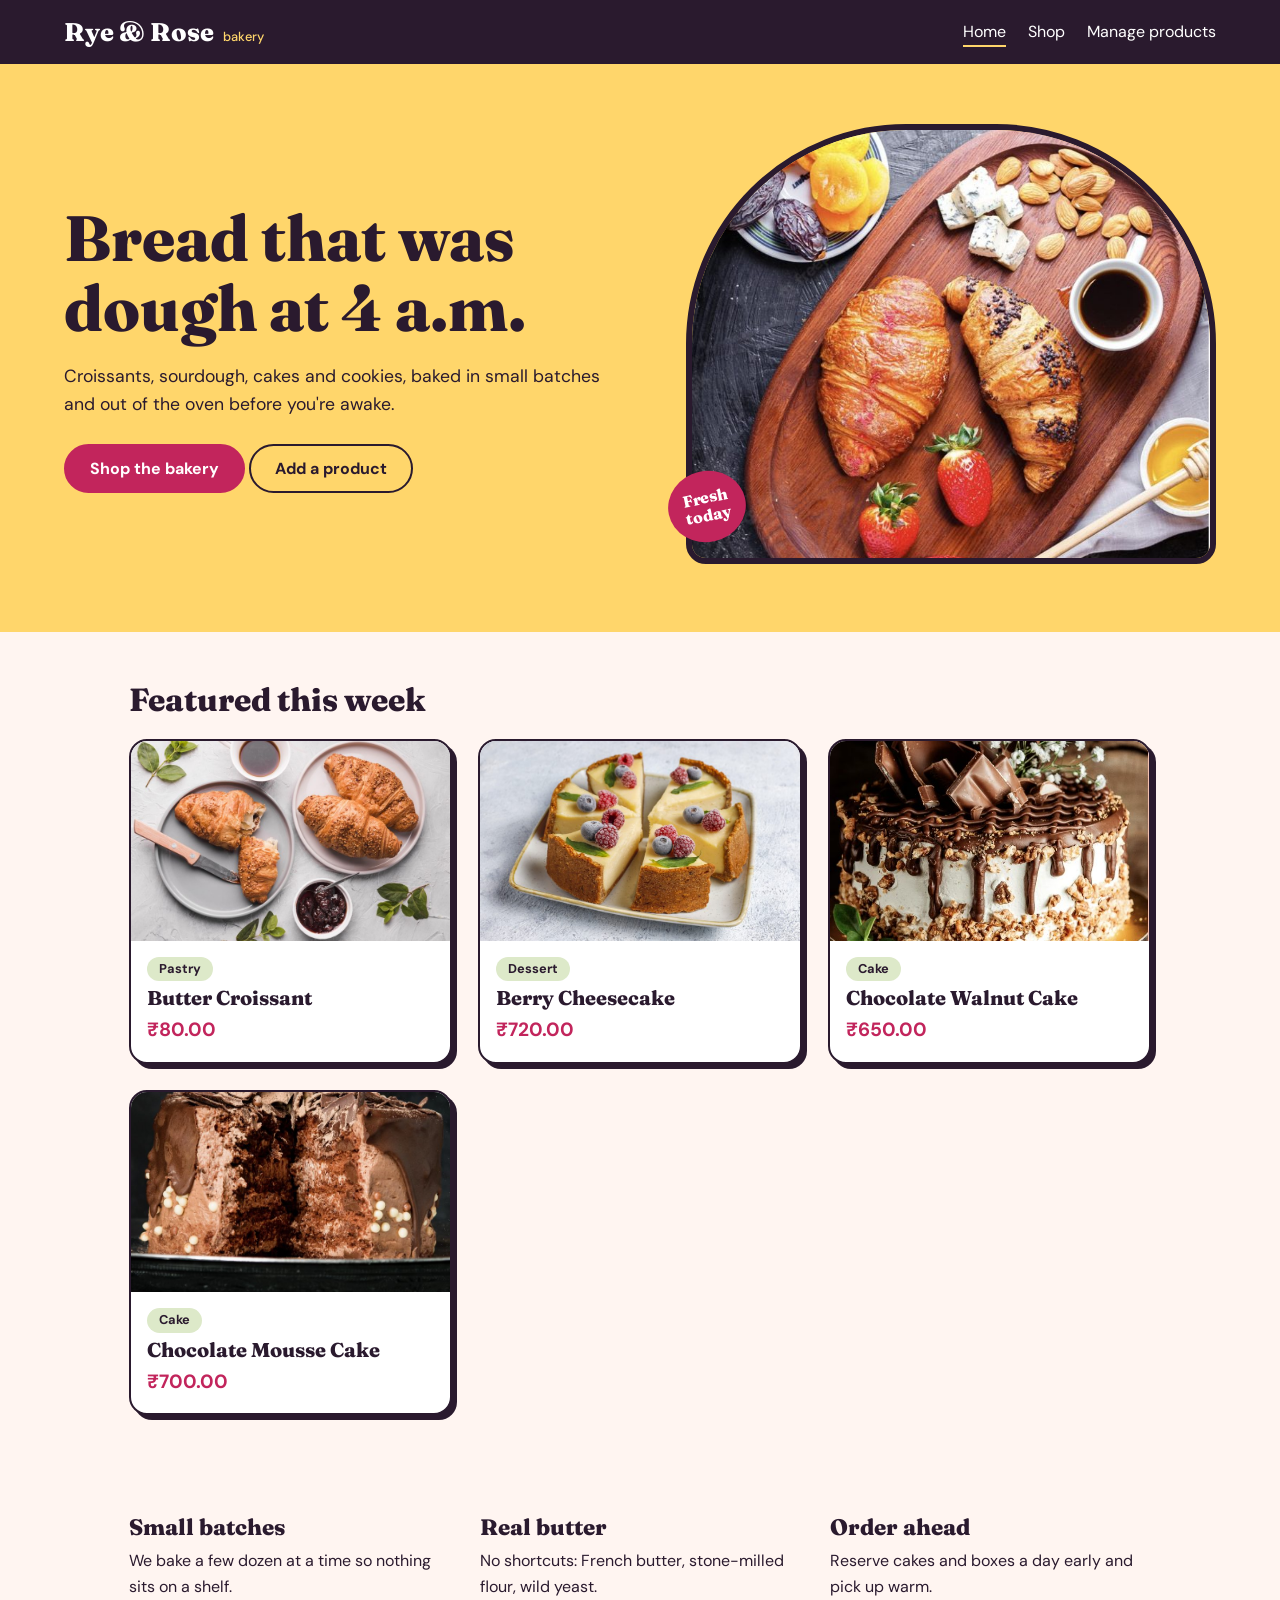
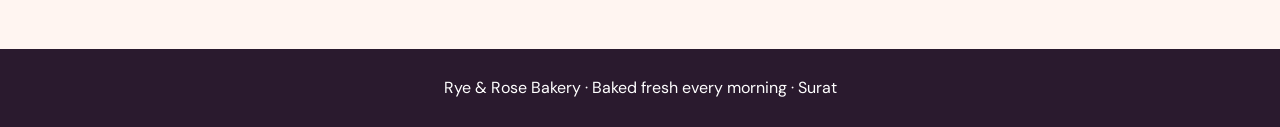
<file: JS EXAM/index.html>
<!DOCTYPE html>
<html lang="en">

<head>
    <meta charset="UTF-8">
    <meta name="viewport" content="width=device-width,initial-scale=1">
    <link rel="preconnect" href="https://fonts.googleapis.com">
    <link
        href="https://fonts.googleapis.com/css2?family=DM+Sans:wght@400;500;700&family=Fraunces:opsz,wght@9..144,600;9..144,800&display=swap"
        rel="stylesheet">
    <link rel="stylesheet" href="./css/style.css">
    <title>Rye &amp; Rose Bakery</title>
</head>

<body>
    <header class="nav"><a class="logo" href="index.html">Rye &amp; Rose <small>bakery</small></a>
        <nav><a href="index.html" data-p="index">Home</a><a href="shop.html" data-p="shop">Shop</a><a href="manage.html"
                data-p="manage">Manage products</a>
    </header>
    <section class="hero">
        <div class="hero-text">
            <h1>Bread that was dough at 4 a.m.</h1>
            <p>Croissants, sourdough, cakes and cookies, baked in small batches and out of the oven before you're awake.
            </p><a class="btn" href="shop.html">Shop the bakery</a> <a class="btn ghost" href="manage.html">Add a
                product</a>
        </div>
        <div class="hero-img"><img src="images/breakfast-platter.jpg" alt="Fresh bread"
                onerror="this.style.display='none'"><span class="sticker">Fresh<br>today</span></div>
    </section>
    <section class="wrap">
        <h2>Featured this week</h2>
        <div class="grid" id="featured"></div>
    </section>
    <section class="wrap perks">
        <div>
            <h3>Small batches</h3>
            <p>We bake a few dozen at a time so nothing sits on a shelf.</p>
        </div>
        <div>
            <h3>Real butter</h3>
            <p>No shortcuts: French butter, stone-milled flour, wild yeast.</p>
        </div>
        <div>
            <h3>Order ahead</h3>
            <p>Reserve cakes and boxes a day early and pick up warm.</p>
        </div>
    </section>
    <footer class="foot">
        <p>Rye &amp; Rose Bakery · Baked fresh every morning · Surat</p>
    </footer>
    <script src="./js/script.js"></script>
</body>

</html>
</file>
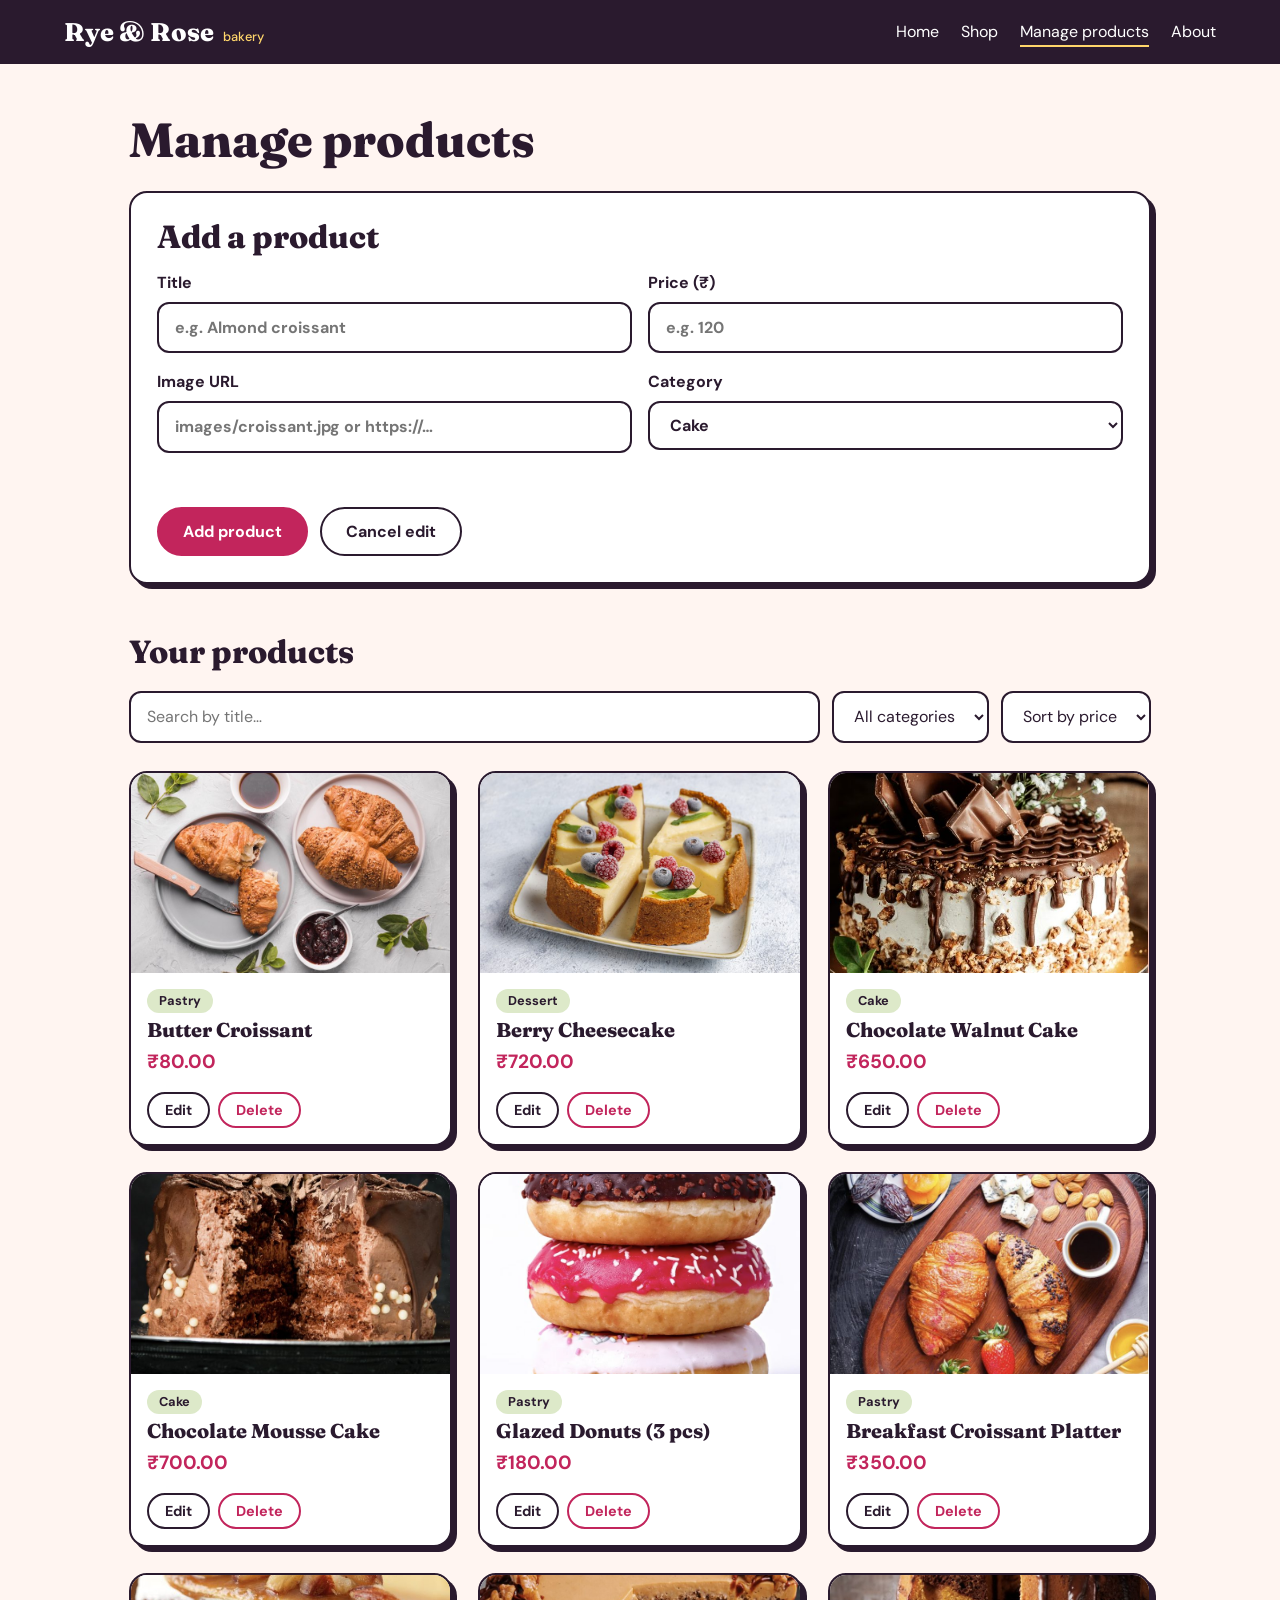
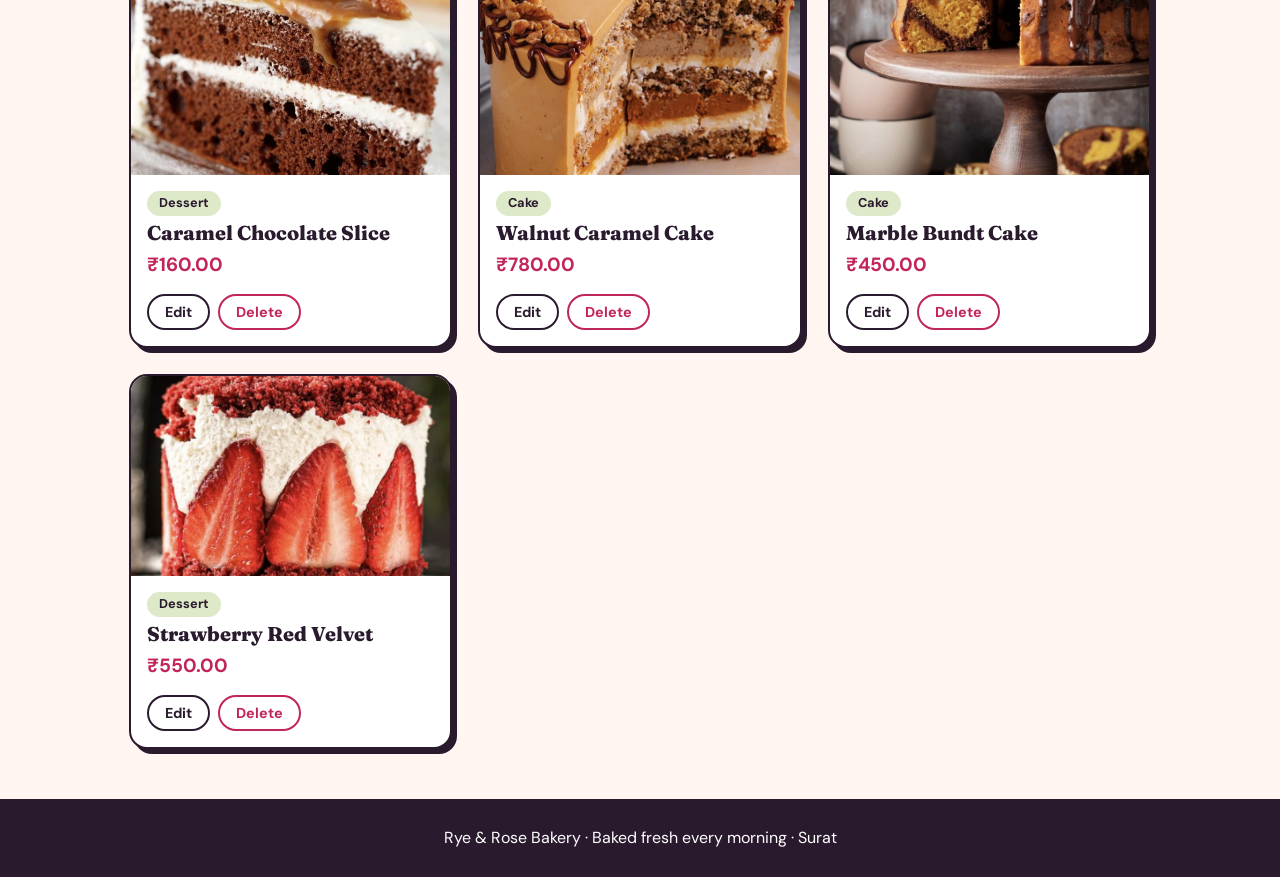
<file: JS EXAM/manage.html>
<!DOCTYPE html>
<html lang="en">

<head>
    <meta charset="UTF-8">
    <meta name="viewport" content="width=device-width,initial-scale=1">
    <link rel="preconnect" href="https://fonts.googleapis.com">
    <link
        href="https://fonts.googleapis.com/css2?family=DM+Sans:wght@400;500;700&family=Fraunces:opsz,wght@9..144,600;9..144,800&display=swap"
        rel="stylesheet">
    <link rel="stylesheet" href="./css/style.css">
    <title>Manage products · Rye &amp; Rose</title>
</head>

<body>
    <header class="nav"><a class="logo" href="index.html">Rye &amp; Rose <small>bakery</small></a>
        <nav><a href="index.html" data-p="index">Home</a><a href="shop.html" data-p="shop">Shop</a><a href="manage.html"
                data-p="manage">Manage products</a><a href="about.html" data-p="about">About</a></nav>
    </header>
    <section class="wrap manage">
        <h1 class="page-title">Manage products</h1>
        <form id="productForm" class="form" novalidate>
            <h2 id="formTitle">Add a product</h2>
            <label>Title<input id="title" type="text" placeholder="e.g. Almond croissant"></label>
            <label>Price (₹)<input id="price" type="number" min="0" step="0.01" placeholder="e.g. 120"></label>
            <label>Image URL<input id="image" type="text" placeholder="images/croissant.jpg or https://…"></label>
            <label>Category<select id="formCategory">
                    <option>Cake</option>
                    <option>Pastry</option>
                    <option>Dessert</option>
                    <option>Bread</option>
                    <option>Cookie</option>
                    <option>Drink</option>
                </select></label>
            <p id="error" class="error" role="alert"></p>
            <div class="row"><button class="btn" type="submit" id="submitBtn">Add product</button><button
                    class="btn ghost" type="button" id="cancelBtn" hidden>Cancel edit</button></div>
        </form>
        <h2>Your products</h2>
        <div class="toolbar"><input id="search" type="search" placeholder="Search by title…"><select
                id="category"></select><select id="sort">
                <option value="">Sort by price</option>
                <option value="asc">Low to high</option>
                <option value="desc">High to low</option>
            </select></div>
        <div class="grid" id="productList"></div>
    </section>
    <footer class="foot">
        <p>Rye &amp; Rose Bakery · Baked fresh every morning · Surat</p>
    </footer>
    <script src="./js/script.js"></script>
</body>

</html>
</file>
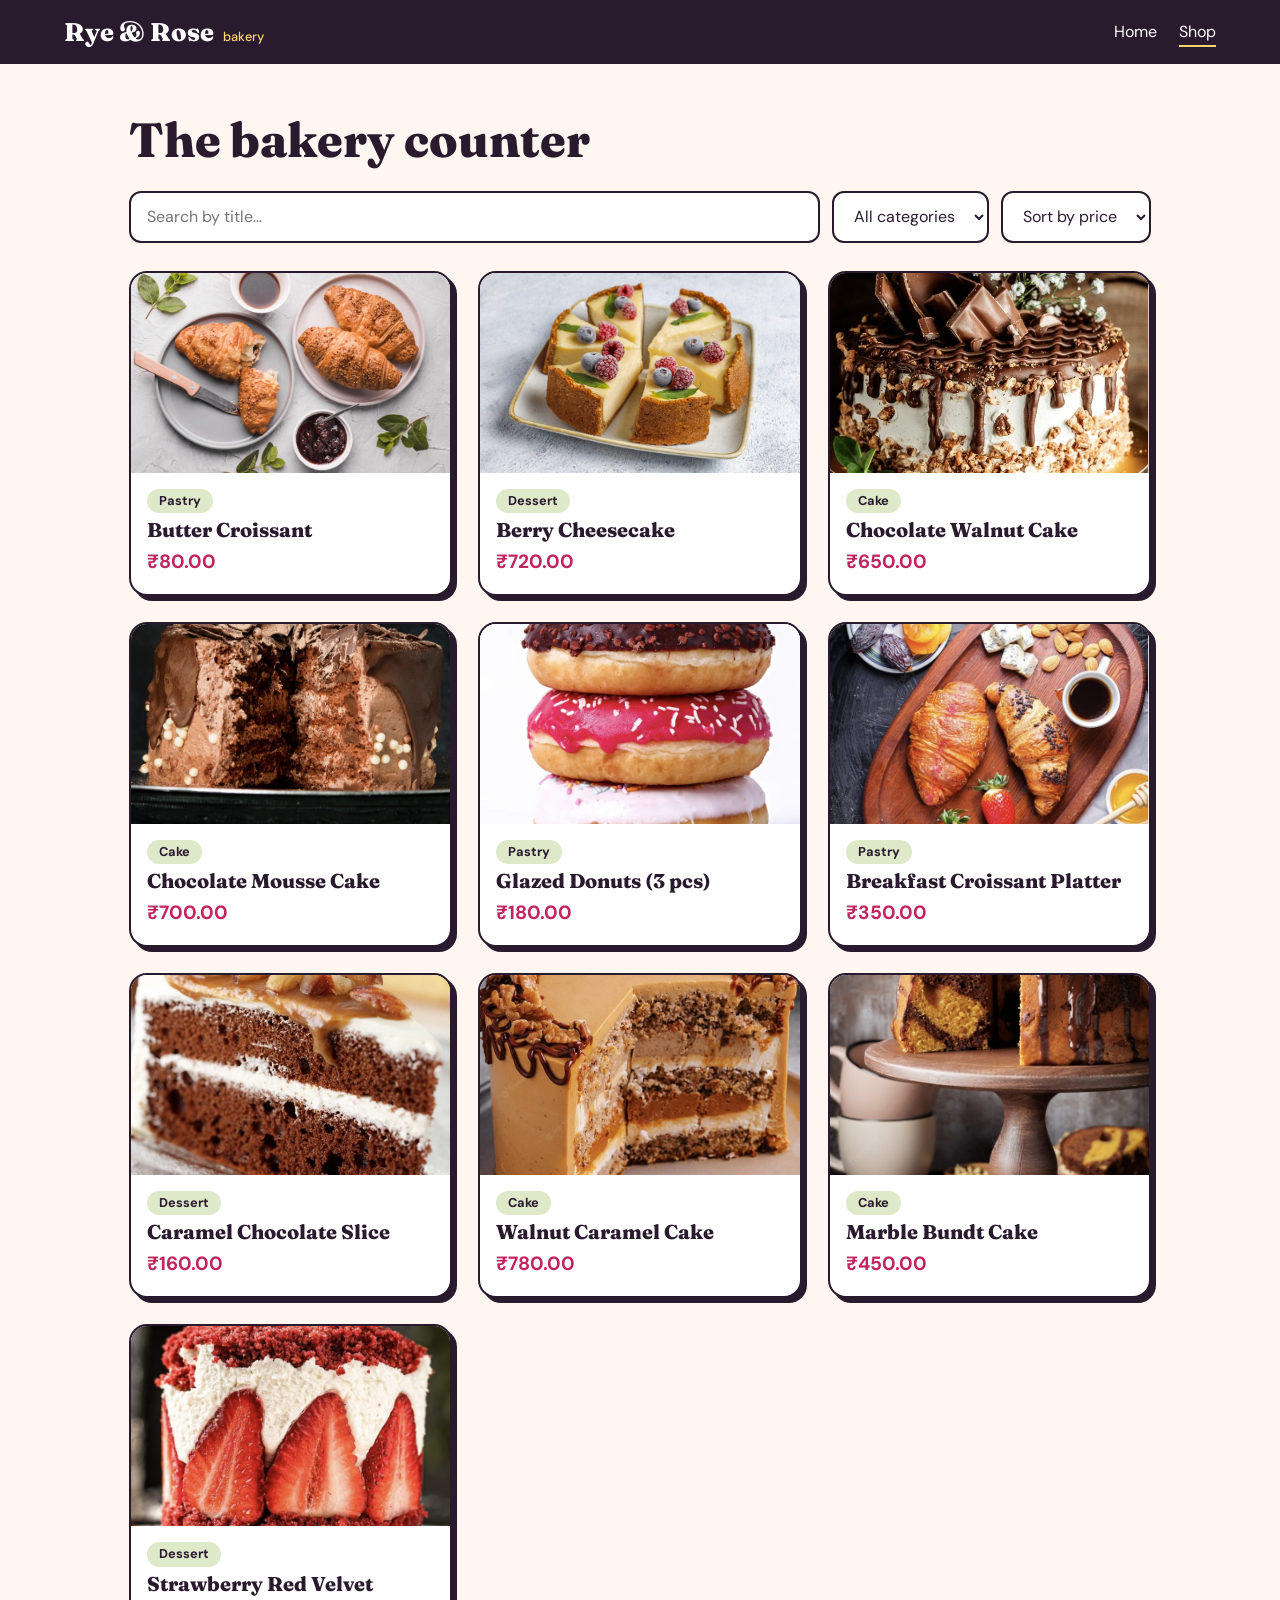
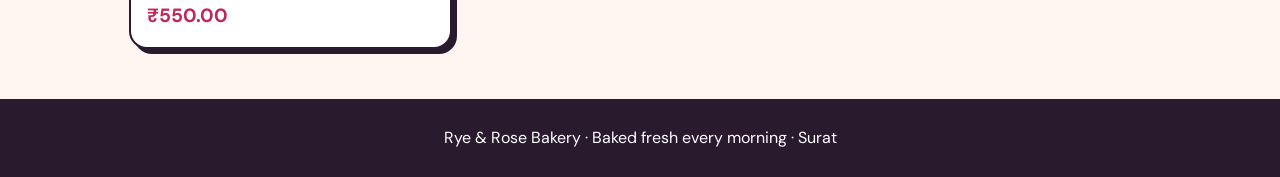
<file: JS EXAM/shop.html>
<!doctype html>
<html lang="en">

<head>
    <meta charset="UTF-8" />
    <meta name="viewport" content="width=device-width,initial-scale=1" />
    <link rel="preconnect" href="https://fonts.googleapis.com" />
    <link
        href="https://fonts.googleapis.com/css2?family=DM+Sans:wght@400;500;700&family=Fraunces:opsz,wght@9..144,600;9..144,800&display=swap"
        rel="stylesheet" />
    <link rel="stylesheet" href="./css/style.css" />
    <title>Shop · Rye &amp; Rose</title>
</head>

<body>
    <header class="nav">
        <a class="logo" href="index.html">Rye &amp; Rose <small>bakery</small></a>
        <nav>
            <a href="index.html" data-p="index">Home</a><a href="shop.html" data-p="shop">Shop</a>
        </nav>
    </header>
    <section class="wrap">
        <h1 class="page-title">The bakery counter</h1>
        <div class="toolbar">
            <input id="search" type="search" placeholder="Search by title…" /><select id="category"></select><select
                id="sort">
                <option value="">Sort by price</option>
                <option value="asc">Low to high</option>
                <option value="desc">High to low</option>
            </select>
        </div>
        <div class="grid" id="productList"></div>
    </section>
    <footer class="foot">
        <p>Rye &amp; Rose Bakery · Baked fresh every morning · Surat</p>
    </footer>
    <script src="./js/script.js"></script>
</body>

</html>
</file>
<file: JS EXAM/css/style.css>
:root {
  --bg: #fff5f1;
  --ink: #2a1a2e;
  --rose: #c2255c;
  --butter: #ffd66b;
  --pist: #dde9c9;
  --card: #fff;
  --muted: #6d5a70;
}
* {
  box-sizing: border-box;
  margin: 0;
}
body {
  font-family: 'DM Sans', sans-serif;
  background: var(--bg);
  color: var(--ink);
  line-height: 1.6;
}
h1,
h2,
h3,
.logo {
  font-family: 'Fraunces', serif;
  font-weight: 800;
  line-height: 1.1;
}
a {
  color: inherit;
}
.nav {
  display: flex;
  justify-content: space-between;
  align-items: center;
  flex-wrap: wrap;
  gap: 12px;
  padding: 18px 5vw;
  background: var(--ink);
  color: #fff;
  position: sticky;
  top: 0;
  z-index: 10;
}
.logo {
  text-decoration: none;
  font-size: 1.6rem;
}
.logo small {
  font-family: 'DM Sans';
  font-size: 0.8rem;
  font-weight: 500;
  color: var(--butter);
  margin-left: 4px;
}
.nav nav a {
  text-decoration: none;
  margin-left: 22px;
  padding-bottom: 3px;
  border-bottom: 2px solid transparent;
}
.nav nav a:hover,
.nav nav a.on {
  border-color: var(--butter);
}
.hero {
  display: grid;
  grid-template-columns: 1.1fr 1fr;
  gap: 40px;
  align-items: center;
  padding: 60px 5vw;
  background: var(--butter);
}
.hero h1 {
  font-size: clamp(2.4rem, 5vw, 4.2rem);
  margin-bottom: 18px;
}
.hero p {
  max-width: 46ch;
  margin-bottom: 26px;
  font-size: 1.1rem;
}
.hero-img {
  position: relative;
}
.hero-img img {
  width: 100%;
  height: 440px;
  object-fit: cover;
  border-radius: 220px 220px 20px 20px;
  border: 6px solid var(--ink);
}
.sticker {
  position: absolute;
  left: -18px;
  bottom: 30px;
  background: var(--rose);
  color: #fff;
  font-family: 'Fraunces';
  font-weight: 800;
  padding: 18px 16px;
  border-radius: 50%;
  transform: rotate(-12deg);
  text-align: center;
  line-height: 1.1;
}
.btn {
  display: inline-block;
  background: var(--rose);
  color: #fff;
  border: 2px solid var(--rose);
  padding: 12px 24px;
  border-radius: 999px;
  font: 700 1rem 'DM Sans';
  cursor: pointer;
  text-decoration: none;
  transition: 0.2s;
}
.btn:hover {
  background: var(--ink);
  border-color: var(--ink);
}
.btn.ghost {
  background: transparent;
  color: var(--ink);
  border-color: var(--ink);
}
.btn.ghost:hover {
  background: var(--ink);
  color: #fff;
}
.btn.sm {
  padding: 7px 16px;
  font-size: 0.9rem;
}
.btn.del {
  background: transparent;
  color: var(--rose);
}
.btn.del:hover {
  background: var(--rose);
  color: #fff;
}
.wrap {
  max-width: 1150px;
  margin: 0 auto;
  padding: 50px 5vw;
}
.wrap h2 {
  font-size: 2rem;
  margin-bottom: 22px;
}
.page-title {
  font-size: clamp(2rem, 4vw, 3rem);
  margin-bottom: 24px;
}
.grid {
  display: grid;
  grid-template-columns: repeat(auto-fill, minmax(240px, 1fr));
  gap: 26px;
}
.card {
  background: var(--card);
  border-radius: 18px;
  overflow: hidden;
  border: 2px solid var(--ink);
  box-shadow: 5px 5px 0 var(--ink);
  display: flex;
  flex-direction: column;
}
.card img {
  width: 100%;
  height: 200px;
  object-fit: cover;
  background: var(--pist);
}
.card .body {
  padding: 16px;
  display: flex;
  flex-direction: column;
  gap: 6px;
  flex: 1;
}
.card h3 {
  font-size: 1.25rem;
}
.tag {
  align-self: flex-start;
  background: var(--pist);
  padding: 2px 12px;
  border-radius: 999px;
  font-size: 0.8rem;
  font-weight: 700;
}
.price {
  font-weight: 700;
  font-size: 1.2rem;
  color: var(--rose);
  margin-top: auto;
}
.actions {
  display: flex;
  gap: 8px;
  margin-top: 8px;
}
.toolbar {
  display: flex;
  flex-wrap: wrap;
  gap: 12px;
  margin-bottom: 28px;
}
input,
select {
  font: inherit;
  padding: 11px 16px;
  border: 2px solid var(--ink);
  border-radius: 12px;
  background: #fff;
  color: var(--ink);
}
.toolbar input {
  flex: 1;
  min-width: 200px;
}
:focus-visible {
  outline: 3px solid var(--rose);
  outline-offset: 2px;
}
.form {
  background: #fff;
  border: 2px solid var(--ink);
  border-radius: 18px;
  box-shadow: 5px 5px 0 var(--ink);
  padding: 26px;
  display: grid;
  grid-template-columns: 1fr 1fr;
  gap: 16px;
  margin-bottom: 50px;
}
.form h2 {
  grid-column: 1/-1;
  margin: 0;
}
.form label {
  display: flex;
  flex-direction: column;
  gap: 6px;
  font-weight: 700;
}
.form .error,
.form .row {
  grid-column: 1/-1;
}
.error {
  color: var(--rose);
  font-weight: 700;
  min-height: 1.4em;
}
.row {
  display: flex;
  gap: 12px;
}
.perks {
  display: grid;
  grid-template-columns: repeat(auto-fit, minmax(220px, 1fr));
  gap: 30px;
}
.perks h3 {
  margin-bottom: 8px;
  font-size: 1.4rem;
}
.about {
  display: grid;
  grid-template-columns: 1fr 1fr;
  gap: 40px;
  align-items: center;
}
.about img {
  width: 100%;
  border-radius: 18px;
  border: 2px solid var(--ink);
}
.about p {
  margin-bottom: 14px;
}
.empty {
  grid-column: 1/-1;
  padding: 40px;
  text-align: center;
  border: 2px dashed var(--ink);
  border-radius: 18px;
}
.foot {
  background: var(--ink);
  color: #fff;
  text-align: center;
  padding: 26px;
}
@media (max-width: 760px) {
  .hero,
  .about,
  .form {
    grid-template-columns: 1fr;
  }
  .hero-img img {
    height: 300px;
  }
  .nav nav a {
    margin: 0 14px 0 0;
  }
}
</file>
